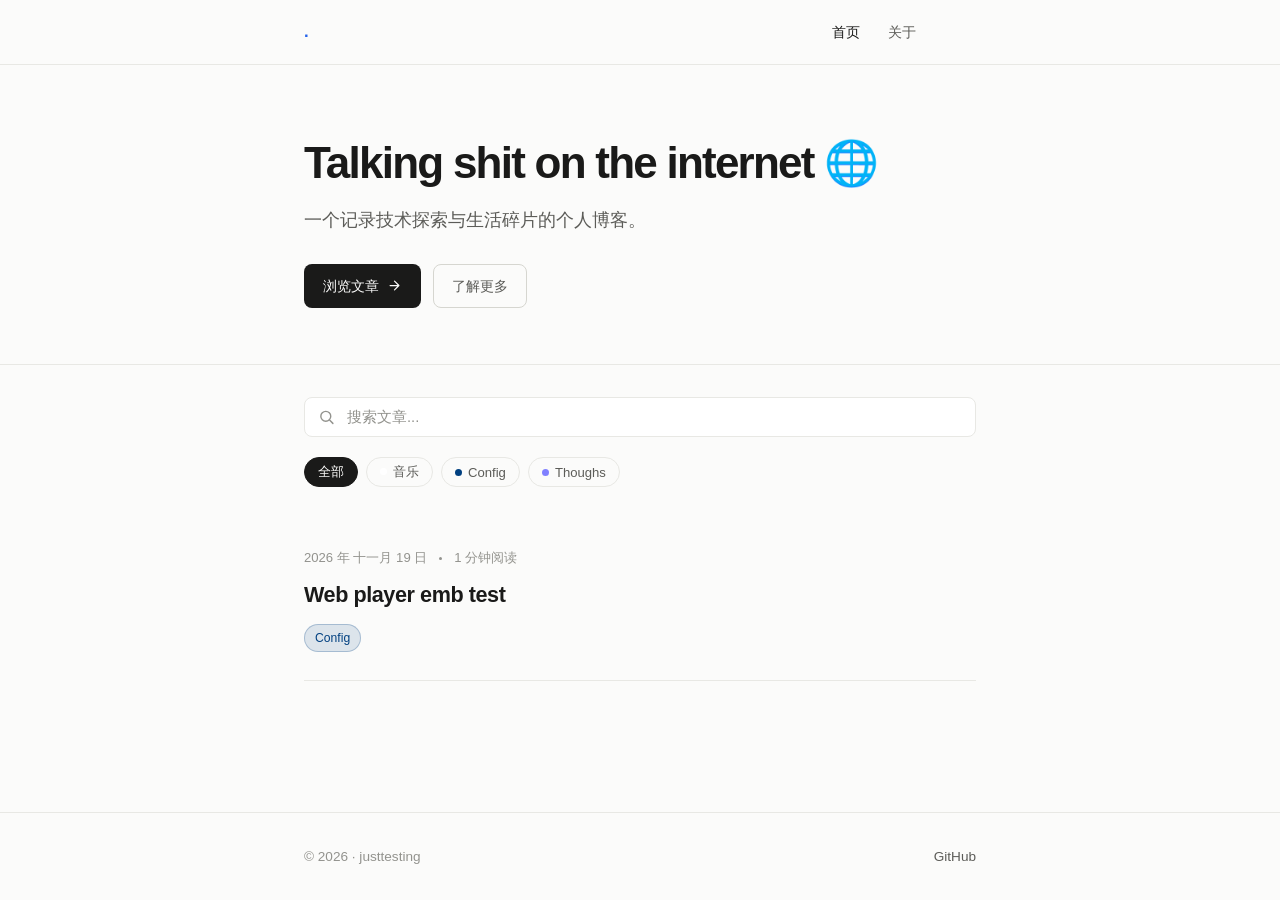
<file: index.html>
<!DOCTYPE html>
<html lang="zh-CN">
<head>
  <meta charset="UTF-8">
  <meta name="viewport" content="width=device-width, initial-scale=1.0">
  <title>Jacques' Notes — 个人博客</title>
  <meta name="description" content="关于代码、设计与生活的一些思考。">
  <link rel="icon" type="image/svg+xml" href="favicon.svg">
  <link rel="stylesheet" href="assets/css/style.css">
  <script>
    // 提前应用主题，避免闪烁
    (function () {
      const saved = localStorage.getItem('theme');
      const dark = window.matchMedia('(prefers-color-scheme: dark)').matches;
      if (saved === 'dark' || (!saved && dark)) {
        document.documentElement.setAttribute('data-theme', 'dark');
      }
    })();
  </script>
</head>
<body data-page="home">
  <div id="app"></div>
  <script src="assets/js/app.js"></script>
</body>
</html>
</file>
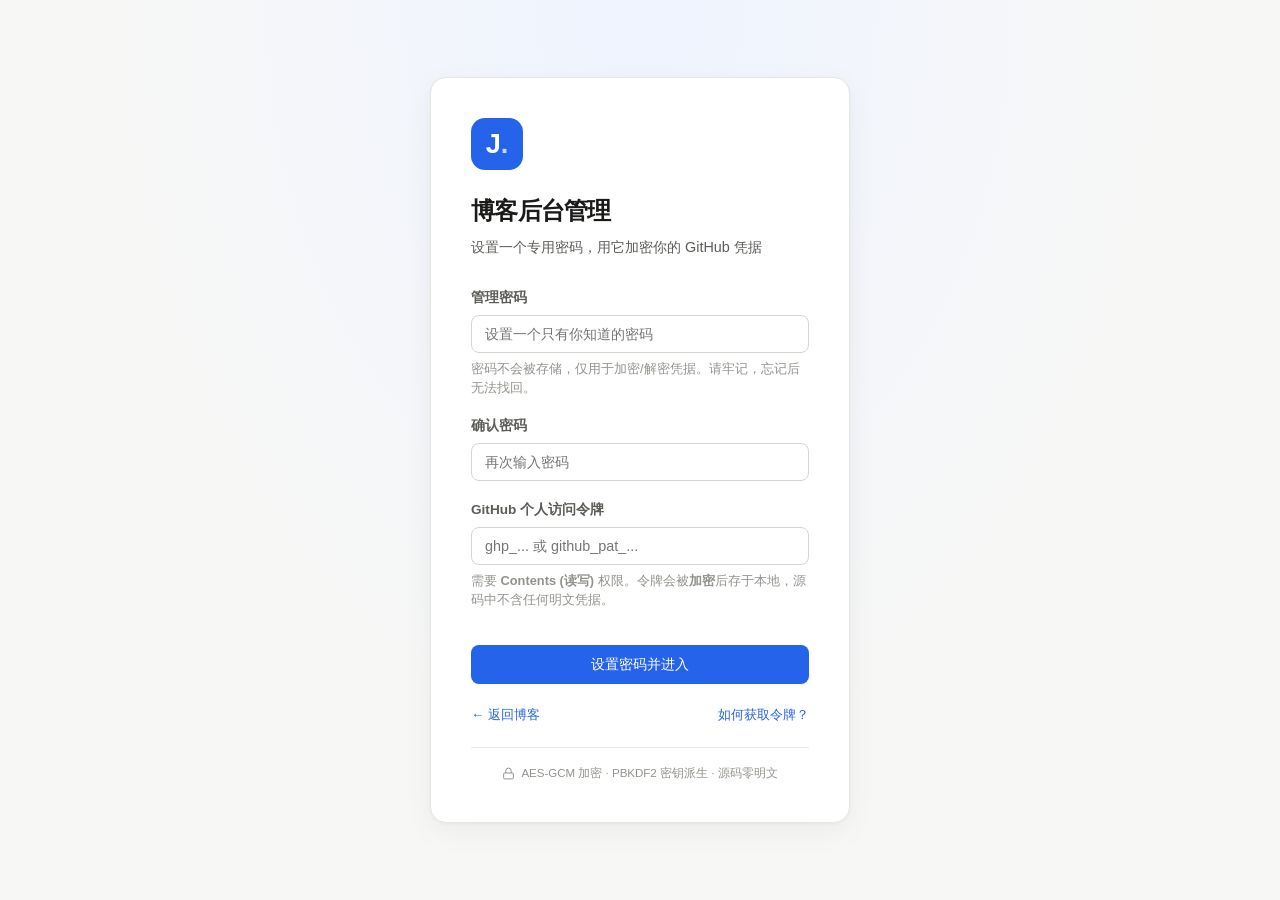
<file: admin.html>
<!DOCTYPE html>
<html lang="zh-CN">
<head>
  <meta charset="UTF-8">
  <meta name="viewport" content="width=device-width, initial-scale=1.0">
  <title>博客后台管理</title>
  <link rel="icon" type="image/svg+xml" href="favicon.svg">
  <link rel="stylesheet" href="assets/css/admin.css">
  <script>
    (function () {
      const saved = localStorage.getItem('theme');
      const dark = window.matchMedia('(prefers-color-scheme: dark)').matches;
      if (saved === 'dark' || (!saved && dark)) document.documentElement.setAttribute('data-theme', 'dark');
    })();
  </script>
</head>
<body>
  <!-- 登录视图 -->
  <div id="login-view" class="login-wrap">
    <div class="login-card">
      <div class="login-logo">J<span>.</span></div>
      <h1 id="login-heading">博客后台管理</h1>
      <p class="login-sub" id="login-sub">设置一个专用密码，用它加密你的 GitHub 凭据</p>

      <div class="field">
        <label class="field-label" for="password-input">管理密码</label>
        <input type="password" id="password-input" class="input" placeholder="设置一个只有你知道的密码" autocomplete="off">
        <p class="hint" id="password-hint">密码不会被存储，仅用于加密/解密凭据。请牢记，忘记后无法找回。</p>
      </div>

      <div class="field" id="confirm-field">
        <label class="field-label" for="confirm-input">确认密码</label>
        <input type="password" id="confirm-input" class="input" placeholder="再次输入密码" autocomplete="off">
      </div>

      <div class="field" id="token-field">
        <label class="field-label" for="token-input">GitHub 个人访问令牌</label>
        <input type="password" id="token-input" class="input" placeholder="ghp_... 或 github_pat_..." autocomplete="off">
        <p class="hint">需要 <strong>Contents (读写)</strong> 权限。令牌会被<strong>加密</strong>后存于本地，源码中不含任何明文凭据。</p>
      </div>

      <button id="login-btn" class="btn btn-primary btn-block">设置密码并进入</button>
      <div id="login-error" class="alert alert-error" hidden></div>
      <div class="login-foot">
        <a href="index.html">← 返回博客</a>
        <a href="#" id="reset-cred-link" hidden>重置凭据</a>
        <a href="https://github.com/settings/personal-access-tokens" target="_blank" rel="noopener">如何获取令牌？</a>
      </div>
      <div class="crypto-badge">
        <svg viewBox="0 0 24 24" fill="none" stroke="currentColor" stroke-width="1.8"><rect x="3" y="11" width="18" height="11" rx="2"/><path d="M7 11V7a5 5 0 0 1 10 0v4"/></svg>
        AES-GCM 加密 · PBKDF2 密钥派生 · 源码零明文
      </div>
    </div>
  </div>

  <!-- 主界面 -->
  <div id="admin-view" class="admin-app" hidden>
    <aside class="sidebar">
      <div class="sidebar-brand">J<span>.</span> <em>管理后台</em></div>
      <nav class="side-nav">
        <button class="side-link active" data-view="site">
          <svg viewBox="0 0 24 24" fill="none" stroke="currentColor" stroke-width="1.8"><circle cx="12" cy="12" r="3"/><path d="M19.4 15a1.65 1.65 0 0 0 .33 1.82l.06.06a2 2 0 1 1-2.83 2.83l-.06-.06a1.65 1.65 0 0 0-1.82-.33 1.65 1.65 0 0 0-1 1.51V21a2 2 0 0 1-4 0v-.09A1.65 1.65 0 0 0 9 19.4a1.65 1.65 0 0 0-1.82.33l-.06.06a2 2 0 1 1-2.83-2.83l.06-.06a1.65 1.65 0 0 0 .33-1.82 1.65 1.65 0 0 0-1.51-1H3a2 2 0 0 1 0-4h.09A1.65 1.65 0 0 0 4.6 9a1.65 1.65 0 0 0-.33-1.82l-.06-.06a2 2 0 1 1 2.83-2.83l.06.06A1.65 1.65 0 0 0 9 4.6a1.65 1.65 0 0 0 1-1.51V3a2 2 0 0 1 4 0v.09a1.65 1.65 0 0 0 1 1.51 1.65 1.65 0 0 0 1.82-.33l.06-.06a2 2 0 1 1 2.83 2.83l-.06.06A1.65 1.65 0 0 0 19.4 9v0a1.65 1.65 0 0 0 1.51 1H21a2 2 0 0 1 0 4h-.09a1.65 1.65 0 0 0-1.51 1z"/></svg>
          站点设置
        </button>
        <button class="side-link" data-view="categories">
          <svg viewBox="0 0 24 24" fill="none" stroke="currentColor" stroke-width="1.8"><path d="M22 19a2 2 0 0 1-2 2H4a2 2 0 0 1-2-2V5a2 2 0 0 1 2-2h5l2 3h9a2 2 0 0 1 2 2z"/></svg>
          分类管理
        </button>
        <button class="side-link" data-view="posts">
          <svg viewBox="0 0 24 24" fill="none" stroke="currentColor" stroke-width="1.8"><path d="M14 2H6a2 2 0 0 0-2 2v16a2 2 0 0 0 2 2h12a2 2 0 0 0 2-2V8z"/><path d="M14 2v6h6M16 13H8M16 17H8M10 9H8"/></svg>
          文章管理
        </button>
      </nav>
      <div class="sidebar-bottom">
        <button id="theme-toggle" class="side-link" title="切换主题">
          <svg viewBox="0 0 24 24" fill="none" stroke="currentColor" stroke-width="1.8"><path d="M21 12.79A9 9 0 1 1 11.21 3 7 7 0 0 0 21 12.79z"/></svg>
          切换主题
        </button>
        <a class="side-link" href="index.html" target="_blank">
          <svg viewBox="0 0 24 24" fill="none" stroke="currentColor" stroke-width="1.8"><path d="M18 13v6a2 2 0 0 1-2 2H5a2 2 0 0 1-2-2V8a2 2 0 0 1 2-2h6"/><path d="M15 3h6v6M10 14L21 3"/></svg>
          查看博客
        </a>
        <button id="logout-btn" class="side-link">
          <svg viewBox="0 0 24 24" fill="none" stroke="currentColor" stroke-width="1.8"><path d="M9 21H5a2 2 0 0 1-2-2V5a2 2 0 0 1 2-2h4"/><path d="M16 17l5-5-5-5M21 12H9"/></svg>
          退出登录
        </button>
      </div>
    </aside>

    <main class="admin-main">
      <header class="admin-topbar">
        <div>
          <h2 id="view-title">站点设置</h2>
          <p id="view-subtitle">管理博客的基本信息与页脚内容</p>
        </div>
        <div class="topbar-actions">
          <span id="save-status" class="save-status"></span>
          <button id="save-btn" class="btn btn-primary">保存更改</button>
        </div>
      </header>
      <div id="view-container" class="view-container"></div>
    </main>
  </div>

  <!-- 编辑文章弹窗 -->
  <div id="editor-modal" class="modal" hidden>
    <div class="modal-dialog">
      <div class="modal-header">
        <h3 id="editor-title">编辑文章</h3>
        <button class="modal-close" id="editor-close">&times;</button>
      </div>
      <div class="modal-body" id="editor-body"></div>
      <div class="modal-footer">
        <button class="btn btn-ghost" id="editor-cancel">取消</button>
        <button class="btn btn-primary" id="editor-save">保存文章</button>
      </div>
    </div>
  </div>

  <!-- 提示条 -->
  <div id="toast" class="toast" hidden></div>

  <script src="assets/js/admin.js"></script>
</body>
</html>
</file>
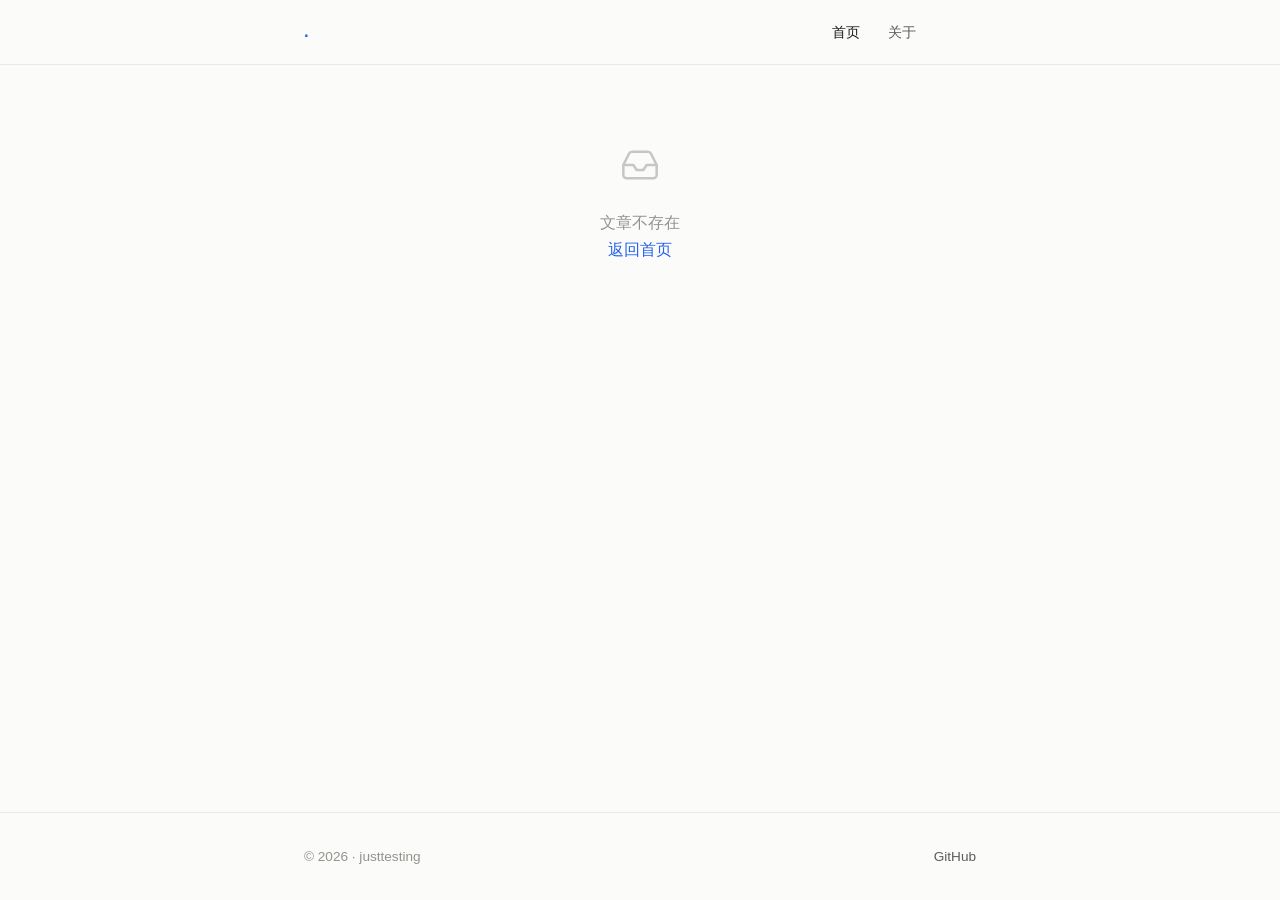
<file: post.html>
<!DOCTYPE html>
<html lang="zh-CN">
<head>
  <meta charset="UTF-8">
  <meta name="viewport" content="width=device-width, initial-scale=1.0">
  <title>文章 — Jacques' Notes</title>
  <meta name="description" content="关于代码、设计与生活的一些思考。">
  <link rel="icon" type="image/svg+xml" href="favicon.svg">
  <link rel="stylesheet" href="assets/css/style.css">
  <script>
    (function () {
      const saved = localStorage.getItem('theme');
      const dark = window.matchMedia('(prefers-color-scheme: dark)').matches;
      if (saved === 'dark' || (!saved && dark)) {
        document.documentElement.setAttribute('data-theme', 'dark');
      }
    })();
  </script>
</head>
<body data-page="post">
  <div id="app"></div>
  <script src="assets/js/app.js"></script>
</body>
</html>
</file>
<file: assets/css/style.css>
/* ==========================================================================
   Jacques' Notes — 现代化简约博客样式
   ========================================================================== */

:root {
  /* 浅色主题（默认） */
  --bg: #fbfbfa;
  --bg-elevated: #ffffff;
  --text: #1a1a19;
  --text-secondary: #5c5c58;
  --text-muted: #93938e;
  --border: #e8e8e4;
  --border-strong: #d6d6d0;
  --accent: #2563eb;
  --accent-hover: #1d4ed8;
  --accent-soft: #eff4ff;
  --tag-bg: #f1f1ee;
  --tag-text: #5c5c58;
  --code-bg: #f4f4f1;
  --shadow: 0 1px 2px rgba(0, 0, 0, 0.03), 0 8px 24px rgba(0, 0, 0, 0.03);
  --radius: 10px;

  --font-sans: -apple-system, BlinkMacSystemFont, "Segoe UI", "PingFang SC",
    "Hiragino Sans GB", "Microsoft YaHei", Roboto, Helvetica, Arial, sans-serif;
  --font-serif: Georgia, "Songti SC", "Noto Serif SC", "SimSun", serif;
  --font-mono: "SFMono-Regular", Consolas, "Liberation Mono", Menlo, monospace;

  --content-width: 720px;
}

[data-theme="dark"] {
  --bg: #141414;
  --bg-elevated: #1c1c1c;
  --text: #ededec;
  --text-secondary: #adada8;
  --text-muted: #757570;
  --border: #2c2c2c;
  --border-strong: #3a3a3a;
  --accent: #60a5fa;
  --accent-hover: #93c5fd;
  --accent-soft: #1a2740;
  --tag-bg: #262626;
  --tag-text: #adada8;
  --code-bg: #232323;
  --shadow: 0 1px 2px rgba(0, 0, 0, 0.2), 0 8px 24px rgba(0, 0, 0, 0.2);
}

* {
  box-sizing: border-box;
  margin: 0;
  padding: 0;
}

html {
  scroll-behavior: smooth;
}

body {
  font-family: var(--font-sans);
  background-color: var(--bg);
  color: var(--text);
  line-height: 1.7;
  -webkit-font-smoothing: antialiased;
  -moz-osx-font-smoothing: grayscale;
  transition: background-color 0.25s ease, color 0.25s ease;
}

a {
  color: var(--accent);
  text-decoration: none;
  transition: color 0.15s ease;
}

a:hover {
  color: var(--accent-hover);
}

::selection {
  background: var(--accent-soft);
  color: var(--accent);
}

/* ---------- 布局容器 ---------- */

.container {
  width: 100%;
  max-width: var(--content-width);
  margin: 0 auto;
  padding: 0 24px;
}

/* ---------- 顶部导航 ---------- */

.site-header {
  border-bottom: 1px solid var(--border);
  position: sticky;
  top: 0;
  background: color-mix(in srgb, var(--bg) 88%, transparent);
  backdrop-filter: saturate(180%) blur(12px);
  -webkit-backdrop-filter: saturate(180%) blur(12px);
  z-index: 100;
}

.header-inner {
  display: flex;
  align-items: center;
  justify-content: space-between;
  height: 64px;
}

.site-brand {
  font-weight: 700;
  font-size: 1.05rem;
  letter-spacing: -0.02em;
  color: var(--text);
}

.site-brand:hover {
  color: var(--text);
}

.site-brand .brand-dot {
  color: var(--accent);
}

.site-nav {
  display: flex;
  align-items: center;
  gap: 4px;
}

.nav-link {
  color: var(--text-secondary);
  font-size: 0.9rem;
  padding: 6px 12px;
  border-radius: 6px;
  transition: background 0.15s ease, color 0.15s ease;
}

.nav-link:hover {
  color: var(--text);
  background: var(--tag-bg);
}

.nav-link.active {
  color: var(--text);
  font-weight: 500;
}

.theme-toggle {
  width: 36px;
  height: 36px;
  display: flex;
  align-items: center;
  justify-content: center;
  border: none;
  background: transparent;
  color: var(--text-secondary);
  border-radius: 6px;
  cursor: pointer;
  margin-left: 8px;
  transition: background 0.15s ease, color 0.15s ease;
}

.theme-toggle:hover {
  background: var(--tag-bg);
  color: var(--text);
}

.theme-toggle svg {
  width: 18px;
  height: 18px;
}

/* ---------- 英雄区 ---------- */

.hero {
  padding: 72px 0 56px;
  border-bottom: 1px solid var(--border);
}

.hero h1 {
  font-size: clamp(2rem, 6vw, 2.75rem);
  font-weight: 700;
  letter-spacing: -0.04em;
  line-height: 1.2;
  margin-bottom: 16px;
}

.hero p {
  font-size: 1.1rem;
  color: var(--text-secondary);
  max-width: 520px;
}

.hero .hero-actions {
  margin-top: 28px;
  display: flex;
  gap: 12px;
  flex-wrap: wrap;
}

.btn {
  display: inline-flex;
  align-items: center;
  gap: 8px;
  padding: 9px 18px;
  border-radius: 8px;
  font-size: 0.9rem;
  font-weight: 500;
  transition: all 0.15s ease;
  border: 1px solid transparent;
}

.btn-primary {
  background: var(--text);
  color: var(--bg);
}

.btn-primary:hover {
  opacity: 0.85;
  color: var(--bg);
}

.btn-ghost {
  border-color: var(--border-strong);
  color: var(--text-secondary);
}

.btn-ghost:hover {
  color: var(--text);
  border-color: var(--text-muted);
}

.btn svg {
  width: 15px;
  height: 15px;
}

/* ---------- 搜索 & 筛选 ---------- */

.toolbar {
  padding: 32px 0 8px;
  display: flex;
  flex-direction: column;
  gap: 20px;
}

.search-box {
  position: relative;
}

.search-box svg {
  position: absolute;
  left: 14px;
  top: 50%;
  transform: translateY(-50%);
  width: 17px;
  height: 17px;
  color: var(--text-muted);
  pointer-events: none;
}

.search-box input {
  width: 100%;
  padding: 11px 16px 11px 42px;
  font-family: inherit;
  font-size: 0.92rem;
  color: var(--text);
  background: var(--bg-elevated);
  border: 1px solid var(--border);
  border-radius: 8px;
  outline: none;
  transition: border-color 0.15s ease, box-shadow 0.15s ease;
}

.search-box input:focus {
  border-color: var(--accent);
  box-shadow: 0 0 0 3px var(--accent-soft);
}

.search-box input::placeholder {
  color: var(--text-muted);
}

.tag-filters {
  display: flex;
  flex-wrap: wrap;
  gap: 8px;
}

.tag-filter {
  padding: 5px 13px;
  font-size: 0.82rem;
  border-radius: 999px;
  border: 1px solid var(--border);
  background: transparent;
  color: var(--text-secondary);
  cursor: pointer;
  transition: all 0.15s ease;
  font-family: inherit;
}

.tag-filter:hover {
  border-color: var(--text-muted);
  color: var(--text);
}

.tag-filter.active {
  background: var(--text);
  color: var(--bg);
  border-color: var(--text);
}

/* ---------- 文章列表 ---------- */

.post-list {
  padding: 24px 0 64px;
  list-style: none;
}

.post-item {
  border-bottom: 1px solid var(--border);
  padding: 28px 0;
  animation: fadeIn 0.5s ease both;
}

.post-item a {
  display: block;
  color: inherit;
}

.post-item a:hover {
  color: inherit;
}

.post-meta {
  display: flex;
  align-items: center;
  gap: 12px;
  font-size: 0.82rem;
  color: var(--text-muted);
  margin-bottom: 10px;
}

.post-meta .dot {
  width: 3px;
  height: 3px;
  border-radius: 50%;
  background: var(--text-muted);
}

.post-item h2 {
  font-size: 1.35rem;
  font-weight: 650;
  letter-spacing: -0.02em;
  line-height: 1.4;
  margin-bottom: 10px;
  transition: color 0.15s ease;
}

.post-item a:hover h2 {
  color: var(--accent);
}

.post-excerpt {
  color: var(--text-secondary);
  font-size: 0.96rem;
  line-height: 1.7;
  margin-bottom: 14px;
}

.post-tags {
  display: flex;
  flex-wrap: wrap;
  gap: 7px;
}

.post-tag {
  font-size: 0.76rem;
  padding: 3px 10px;
  background: var(--tag-bg);
  color: var(--tag-text);
  border-radius: 999px;
}

.empty-state {
  text-align: center;
  padding: 80px 0;
  color: var(--text-muted);
}

.empty-state svg {
  width: 40px;
  height: 40px;
  margin-bottom: 16px;
  opacity: 0.5;
}

/* ---------- 文章页 ---------- */

.article {
  padding: 56px 0 80px;
}

.article-header {
  margin-bottom: 48px;
  padding-bottom: 32px;
  border-bottom: 1px solid var(--border);
}

.back-link {
  display: inline-flex;
  align-items: center;
  gap: 6px;
  font-size: 0.85rem;
  color: var(--text-muted);
  margin-bottom: 28px;
}

.back-link:hover {
  color: var(--accent);
}

.back-link svg {
  width: 15px;
  height: 15px;
}

.article-header h1 {
  font-size: clamp(1.9rem, 5vw, 2.5rem);
  font-weight: 700;
  letter-spacing: -0.035em;
  line-height: 1.3;
  margin-bottom: 18px;
}

.article-content {
  font-family: var(--font-serif);
  font-size: 1.07rem;
  line-height: 1.85;
  color: var(--text);
}

.article-content h1,
.article-content h2,
.article-content h3 {
  font-family: var(--font-sans);
  letter-spacing: -0.02em;
  line-height: 1.35;
  margin: 2em 0 0.75em;
  font-weight: 650;
}

.article-content h1 { font-size: 1.7rem; }
.article-content h2 { font-size: 1.4rem; }
.article-content h3 { font-size: 1.15rem; }

.article-content > *:first-child {
  margin-top: 0;
}

.article-content p {
  margin-bottom: 1.4em;
}

.article-content strong {
  font-weight: 700;
}

.article-content ul,
.article-content ol {
  margin: 0 0 1.4em 1.5em;
}

.article-content li {
  margin-bottom: 0.5em;
}

.article-content blockquote {
  border-left: 3px solid var(--accent);
  padding: 4px 0 4px 20px;
  margin: 1.8em 0;
  color: var(--text-secondary);
  font-style: italic;
}

.article-content code {
  font-family: var(--font-mono);
  font-size: 0.88em;
  background: var(--code-bg);
  padding: 2px 6px;
  border-radius: 4px;
}

.article-content a {
  text-decoration: underline;
  text-underline-offset: 3px;
  text-decoration-color: var(--border-strong);
}

.article-content a:hover {
  text-decoration-color: var(--accent);
}

.article-content hr {
  border: none;
  border-top: 1px solid var(--border);
  margin: 2.5em 0;
}

/* ---------- 页脚 ---------- */

.site-footer {
  border-top: 1px solid var(--border);
  padding: 32px 0;
  margin-top: auto;
}

.footer-inner {
  display: flex;
  align-items: center;
  justify-content: space-between;
  flex-wrap: wrap;
  gap: 16px;
  font-size: 0.85rem;
  color: var(--text-muted);
}

.footer-links {
  display: flex;
  gap: 20px;
}

.footer-links a {
  color: var(--text-secondary);
}

.footer-links a:hover {
  color: var(--accent);
}

/* ---------- 关于页 ---------- */

.about {
  padding: 64px 0 80px;
}

.about-avatar {
  width: 72px;
  height: 72px;
  border-radius: 50%;
  background: var(--accent-soft);
  color: var(--accent);
  display: flex;
  align-items: center;
  justify-content: center;
  font-size: 1.8rem;
  font-weight: 700;
  margin-bottom: 24px;
  object-fit: cover;
}

.about h1 {
  font-size: 2.2rem;
  font-weight: 700;
  letter-spacing: -0.035em;
  margin-bottom: 24px;
}

.about-body {
  font-size: 1.05rem;
  color: var(--text-secondary);
  line-height: 1.85;
}

.about-body p {
  margin-bottom: 1.3em;
}

.about-body h2 {
  font-size: 1.3rem;
  color: var(--text);
  margin: 2em 0 0.8em;
}

/* ---------- 分类标签 ---------- */

.cat-chip {
  font-size: 0.76rem;
  padding: 3px 10px;
  border-radius: 999px;
  color: var(--chip-color, var(--text-muted));
  background: color-mix(in srgb, var(--chip-color, #888) 12%, transparent);
  border: 1px solid color-mix(in srgb, var(--chip-color, #888) 25%, transparent);
  font-weight: 500;
  white-space: nowrap;
}

.filter-dot {
  display: inline-block;
  width: 7px;
  height: 7px;
  border-radius: 50%;
  margin-right: 6px;
  vertical-align: 1px;
}

.tag-filter.active .filter-dot {
  box-shadow: 0 0 0 2px color-mix(in srgb, var(--bg) 60%, transparent);
}

/* ---------- 文章缩略图 ---------- */

.post-item a {
  display: flex;
  align-items: flex-start;
  gap: 20px;
}

.post-item-body { flex: 1; min-width: 0; }

.post-thumb {
  flex: 0 0 120px;
  width: 120px;
  height: 80px;
  border-radius: 8px;
  overflow: hidden;
  background: var(--tag-bg);
}

.post-thumb img {
  width: 100%;
  height: 100%;
  object-fit: cover;
  transition: transform 0.3s ease;
}

.post-item a:hover .post-thumb img { transform: scale(1.05); }

/* ---------- 文章图片 ---------- */

.article-figure {
  margin: 1.8em 0;
  text-align: center;
}

.article-figure.cover { margin-top: 0; }

.article-img {
  max-width: 100%;
  height: auto;
  border-radius: var(--radius);
  display: inline-block;
}

.article-figure figcaption {
  font-family: var(--font-sans);
  font-size: 0.82rem;
  color: var(--text-muted);
  margin-top: 8px;
}

.article-content img.article-img { margin: 1.2em 0; }

/* ---------- 内嵌播放器 ---------- */

.embed-player {
  width: 100%;
  margin: 1.8em 0;
  border-radius: var(--radius);
  overflow: hidden;
  background: #000;
  position: relative;
  min-height: 152px;
}

.embed-player iframe {
  position: absolute;
  inset: 0;
  width: 100%;
  height: 100%;
  border: 0;
}

.embed-media {
  margin: 1.8em 0;
}

.embed-media audio,
.embed-media video {
  width: 100%;
  border-radius: var(--radius);
}

.embed-error {
  color: var(--text-muted);
  font-family: var(--font-sans);
}

/* ---------- 通用 ---------- */

.page-wrapper {
  min-height: 100vh;
  display: flex;
  flex-direction: column;
}

main {
  flex: 1;
}

/* ---------- 动画 ---------- */

@keyframes fadeIn {
  from {
    opacity: 0;
    transform: translateY(8px);
  }
  to {
    opacity: 1;
    transform: translateY(0);
  }
}

/* ---------- 响应式 ---------- */

@media (max-width: 600px) {
  .container { padding: 0 20px; }
  .hero { padding: 48px 0 40px; }
  .post-item { padding: 22px 0; }
  .article { padding: 36px 0 64px; }
  .nav-link { padding: 6px 8px; font-size: 0.85rem; }
  .site-nav { gap: 0; }
  .post-thumb { flex-basis: 88px; width: 88px; height: 64px; }
  .post-item a { gap: 14px; }
  .post-item h2 { font-size: 1.15rem; }
}

@media (prefers-reduced-motion: reduce) {
  *, *::before, *::after {
    animation-duration: 0.01ms !important;
    transition-duration: 0.01ms !important;
    scroll-behavior: auto !important;
  }
}
</file>
<file: assets/css/admin.css>
/* ==========================================================================
   博客后台管理样式
   ========================================================================== */

:root {
  --bg: #f7f7f6;
  --surface: #ffffff;
  --surface-2: #fafaf9;
  --text: #1a1a19;
  --text-2: #5c5c58;
  --muted: #93938e;
  --border: #e6e6e2;
  --border-2: #d6d6d0;
  --accent: #2563eb;
  --accent-hover: #1d4ed8;
  --accent-soft: #eff4ff;
  --danger: #dc2626;
  --danger-soft: #fef2f2;
  --success: #059669;
  --shadow: 0 1px 3px rgba(0,0,0,0.04), 0 8px 30px rgba(0,0,0,0.05);
  --radius: 10px;
  --font: -apple-system, BlinkMacSystemFont, "Segoe UI", "PingFang SC", "Microsoft YaHei", Roboto, sans-serif;
}

[data-theme="dark"] {
  --bg: #101011;
  --surface: #1a1a1c;
  --surface-2: #202023;
  --text: #ededec;
  --text-2: #adada8;
  --muted: #757570;
  --border: #2e2e31;
  --border-2: #3a3a3d;
  --accent: #60a5fa;
  --accent-hover: #93c5fd;
  --accent-soft: #1a2740;
  --danger: #f87171;
  --danger-soft: #2a1a1a;
  --success: #34d399;
  --shadow: 0 1px 3px rgba(0,0,0,0.3), 0 8px 30px rgba(0,0,0,0.3);
}

* { box-sizing: border-box; margin: 0; padding: 0; }
[hidden] { display: none !important; }
body { font-family: var(--font); background: var(--bg); color: var(--text); -webkit-font-smoothing: antialiased; line-height: 1.6; }
button, input, textarea, select { font-family: inherit; }
a { color: var(--accent); text-decoration: none; }
a:hover { color: var(--accent-hover); }

/* ---------- 通用控件 ---------- */

.btn {
  display: inline-flex; align-items: center; justify-content: center; gap: 8px;
  padding: 9px 18px; border-radius: 8px; font-size: 0.9rem; font-weight: 500;
  border: 1px solid transparent; cursor: pointer; transition: all 0.15s ease;
  white-space: nowrap;
}
.btn-primary { background: var(--accent); color: #fff; }
.btn-primary:hover { background: var(--accent-hover); color: #fff; }
.btn-ghost { background: var(--surface); color: var(--text-2); border-color: var(--border-2); }
.btn-ghost:hover { color: var(--text); border-color: var(--muted); }
.btn-danger { background: var(--danger-soft); color: var(--danger); }
.btn-danger:hover { background: var(--danger); color: #fff; }
.btn-sm { padding: 5px 12px; font-size: 0.82rem; }
.btn-block { width: 100%; }
.btn:disabled { opacity: 0.55; cursor: not-allowed; }

.input, .textarea, .select {
  width: 100%; padding: 10px 13px; font-size: 0.9rem; color: var(--text);
  background: var(--surface); border: 1px solid var(--border-2); border-radius: 8px;
  outline: none; transition: border-color 0.15s, box-shadow 0.15s;
}
.input:focus, .textarea:focus, .select:focus {
  border-color: var(--accent); box-shadow: 0 0 0 3px var(--accent-soft);
}
.textarea { resize: vertical; min-height: 90px; line-height: 1.6; }
.field-label { display: block; font-size: 0.85rem; font-weight: 600; color: var(--text-2); margin-bottom: 6px; }
.field { margin-bottom: 18px; }
.hint { font-size: 0.8rem; color: var(--muted); margin-top: 6px; line-height: 1.5; }
.row { display: grid; grid-template-columns: 1fr 1fr; gap: 16px; }

.alert { padding: 12px 14px; border-radius: 8px; font-size: 0.85rem; margin-top: 16px; }
.alert-error { background: var(--danger-soft); color: var(--danger); }

/* ---------- 登录 ---------- */

.login-wrap {
  min-height: 100vh; display: flex; align-items: center; justify-content: center;
  padding: 24px; background: radial-gradient(ellipse at top, var(--accent-soft), transparent 60%);
}
.login-card {
  width: 100%; max-width: 420px; background: var(--surface); border: 1px solid var(--border);
  border-radius: 16px; padding: 40px; box-shadow: var(--shadow);
}
.login-logo {
  width: 52px; height: 52px; border-radius: 14px; background: var(--accent); color: #fff;
  display: flex; align-items: center; justify-content: center; font-size: 1.7rem; font-weight: 800;
  margin-bottom: 22px;
}
.login-logo span { color: #bfdbfe; }
.login-card h1 { font-size: 1.5rem; letter-spacing: -0.03em; margin-bottom: 6px; }
.login-sub { color: var(--text-2); font-size: 0.9rem; margin-bottom: 28px; }
.login-card .btn-block { margin-top: 18px; }
.login-foot { display: flex; justify-content: space-between; gap: 10px; margin-top: 20px; font-size: 0.82rem; flex-wrap: wrap; }
.crypto-badge {
  display: flex; align-items: center; justify-content: center; gap: 6px;
  margin-top: 22px; padding-top: 16px; border-top: 1px solid var(--border);
  font-size: 0.72rem; color: var(--muted);
}
.crypto-badge svg { width: 13px; height: 13px; }

/* ---------- 后台布局 ---------- */

.admin-app { display: flex; min-height: 100vh; }
.sidebar {
  width: 240px; flex: 0 0 240px; background: var(--surface); border-right: 1px solid var(--border);
  display: flex; flex-direction: column; padding: 22px 14px; position: sticky; top: 0; height: 100vh;
}
.sidebar-brand { font-size: 1.15rem; font-weight: 800; letter-spacing: -0.03em; padding: 0 12px 26px; }
.sidebar-brand span { color: var(--accent); }
.sidebar-brand em { font-size: 0.72rem; font-style: normal; font-weight: 500; color: var(--muted); display: block; margin-top: 2px; letter-spacing: 0; }
.side-nav { display: flex; flex-direction: column; gap: 3px; }
.side-link {
  display: flex; align-items: center; gap: 11px; width: 100%; padding: 10px 12px;
  font-size: 0.9rem; color: var(--text-2); background: transparent; border: none;
  border-radius: 8px; cursor: pointer; text-align: left; transition: all 0.15s ease;
}
.side-link svg { width: 17px; height: 17px; flex: 0 0 17px; }
.side-link:hover { background: var(--surface-2); color: var(--text); }
.side-link.active { background: var(--accent-soft); color: var(--accent); font-weight: 600; }
.sidebar-bottom { margin-top: auto; display: flex; flex-direction: column; gap: 3px; padding-top: 16px; border-top: 1px solid var(--border); }

.admin-main { flex: 1; min-width: 0; display: flex; flex-direction: column; }
.admin-topbar {
  display: flex; align-items: center; justify-content: space-between; gap: 16px;
  padding: 22px 36px; background: var(--surface); border-bottom: 1px solid var(--border);
  position: sticky; top: 0; z-index: 10;
}
.admin-topbar h2 { font-size: 1.3rem; letter-spacing: -0.02em; }
.admin-topbar p { font-size: 0.82rem; color: var(--muted); margin-top: 2px; }
.topbar-actions { display: flex; align-items: center; gap: 14px; }
.save-status { font-size: 0.8rem; color: var(--success); }
.save-status.error { color: var(--danger); }
.view-container { padding: 32px 36px 80px; max-width: 960px; width: 100%; }

/* ---------- 卡片 ---------- */

.card {
  background: var(--surface); border: 1px solid var(--border); border-radius: var(--radius);
  padding: 24px; margin-bottom: 20px; box-shadow: 0 1px 2px rgba(0,0,0,0.02);
}
.card h3 { font-size: 1rem; margin-bottom: 4px; }
.card-desc { font-size: 0.82rem; color: var(--muted); margin-bottom: 22px; }

/* ---------- 分类管理 ---------- */

.cat-row { display: flex; align-items: center; gap: 12px; padding: 12px 0; border-bottom: 1px solid var(--border); }
.cat-row:last-child { border-bottom: none; }
.cat-color { width: 34px; height: 34px; border-radius: 8px; border: 1px solid var(--border-2); cursor: pointer; padding: 0; background: none; flex: 0 0 34px; }
.cat-color::-webkit-color-swatch-wrapper { padding: 2px; }
.cat-color::-webkit-color-swatch { border: none; border-radius: 5px; }
.cat-name-input { flex: 1; font-size: 0.9rem; padding: 7px 10px; background: var(--surface); color: var(--text); border: 1px solid transparent; border-radius: 6px; }
.cat-name-input:hover, .cat-name-input:focus { border-color: var(--border-2); outline: none; }
.cat-id { font-family: monospace; font-size: 0.75rem; color: var(--muted); background: var(--surface-2); padding: 3px 8px; border-radius: 5px; }
.icon-btn { width: 32px; height: 32px; display: inline-flex; align-items: center; justify-content: center; border: none; background: transparent; color: var(--muted); border-radius: 6px; cursor: pointer; }
.icon-btn:hover { background: var(--danger-soft); color: var(--danger); }
.icon-btn svg { width: 16px; height: 16px; }

/* ---------- 文章列表 ---------- */

.posts-head { display: flex; justify-content: space-between; align-items: center; margin-bottom: 20px; }
.post-row {
  display: flex; align-items: center; gap: 14px; padding: 14px 16px; background: var(--surface);
  border: 1px solid var(--border); border-radius: 10px; margin-bottom: 10px;
}
.post-row-info { flex: 1; min-width: 0; }
.post-row-title { font-weight: 600; font-size: 0.95rem; margin-bottom: 3px; }
.post-row-meta { font-size: 0.78rem; color: var(--muted); display: flex; gap: 8px; align-items: center; flex-wrap: wrap; }
.mini-chip { font-size: 0.7rem; padding: 1px 8px; border-radius: 999px; background: var(--surface-2); color: var(--text-2); }
.post-row-actions { display: flex; gap: 6px; }

/* ---------- 编辑器弹窗 ---------- */

.modal { position: fixed; inset: 0; background: rgba(0,0,0,0.5); z-index: 100; display: flex; align-items: center; justify-content: center; padding: 24px; backdrop-filter: blur(3px); }
.modal-dialog { background: var(--surface); border: 1px solid var(--border); border-radius: 14px; width: 100%; max-width: 820px; max-height: 92vh; display: flex; flex-direction: column; box-shadow: var(--shadow); }
.modal-header { display: flex; align-items: center; justify-content: space-between; padding: 20px 24px; border-bottom: 1px solid var(--border); }
.modal-header h3 { font-size: 1.1rem; }
.modal-close { background: none; border: none; font-size: 1.6rem; color: var(--muted); cursor: pointer; line-height: 1; }
.modal-close:hover { color: var(--text); }
.modal-body { padding: 24px; overflow-y: auto; }
.modal-footer { display: flex; justify-content: flex-end; gap: 10px; padding: 16px 24px; border-top: 1px solid var(--border); }

.editor-toolbar { display: flex; flex-wrap: wrap; gap: 5px; padding: 8px; background: var(--surface-2); border: 1px solid var(--border-2); border-bottom: none; border-radius: 8px 8px 0 0; }
.tool-btn { padding: 6px 10px; font-size: 0.8rem; background: var(--surface); border: 1px solid var(--border); border-radius: 6px; color: var(--text-2); cursor: pointer; }
.tool-btn:hover { color: var(--accent); border-color: var(--accent); }
.editor-textarea { border-radius: 0 0 8px 8px; min-height: 280px; font-family: "SFMono-Regular", Consolas, monospace; font-size: 0.85rem; }
.cat-checks { display: flex; flex-wrap: wrap; gap: 8px; }
.cat-check { display: inline-flex; align-items: center; gap: 6px; padding: 5px 12px; border: 1px solid var(--border-2); border-radius: 999px; font-size: 0.82rem; cursor: pointer; user-select: none; }
.cat-check input { display: none; }
.cat-check.selected { border-color: var(--accent); background: var(--accent-soft); color: var(--accent); }
.upload-row { display: flex; gap: 8px; align-items: center; }
.upload-row .input { flex: 1; }
.upload-preview { width: 72px; height: 52px; border-radius: 6px; object-fit: cover; background: var(--surface-2); border: 1px solid var(--border); display: none; }
.upload-preview.show { display: block; }
.player-presets { display: flex; flex-wrap: wrap; gap: 6px; margin-top: 8px; }
.preset-btn { font-size: 0.74rem; padding: 3px 10px; border: 1px solid var(--border); border-radius: 999px; background: var(--surface); color: var(--muted); cursor: pointer; }
.preset-btn:hover { color: var(--accent); border-color: var(--accent); }

/* ---------- Toast ---------- */

.toast {
  position: fixed; bottom: 28px; left: 50%; transform: translateX(-50%);
  padding: 12px 22px; border-radius: 10px; font-size: 0.88rem; z-index: 200;
  background: var(--text); color: var(--bg); box-shadow: var(--shadow);
  animation: toastIn 0.25s ease;
}
.toast.success { background: var(--success); color: #fff; }
.toast.error { background: var(--danger); color: #fff; }

@keyframes toastIn { from { opacity: 0; transform: translate(-50%, 12px); } to { opacity: 1; transform: translate(-50%, 0); } }

/* ---------- 响应式 ---------- */

@media (max-width: 800px) {
  .sidebar { width: 68px; flex-basis: 68px; padding: 18px 10px; }
  .sidebar-brand { font-size: 1.2rem; padding: 0 0 22px; text-align: center; }
  .sidebar-brand em, .side-link span { display: none; }
  .side-link { justify-content: center; padding: 12px; }
  .admin-topbar { padding: 18px 20px; }
  .view-container { padding: 22px 20px 60px; }
  .row { grid-template-columns: 1fr; }
}
</file>
